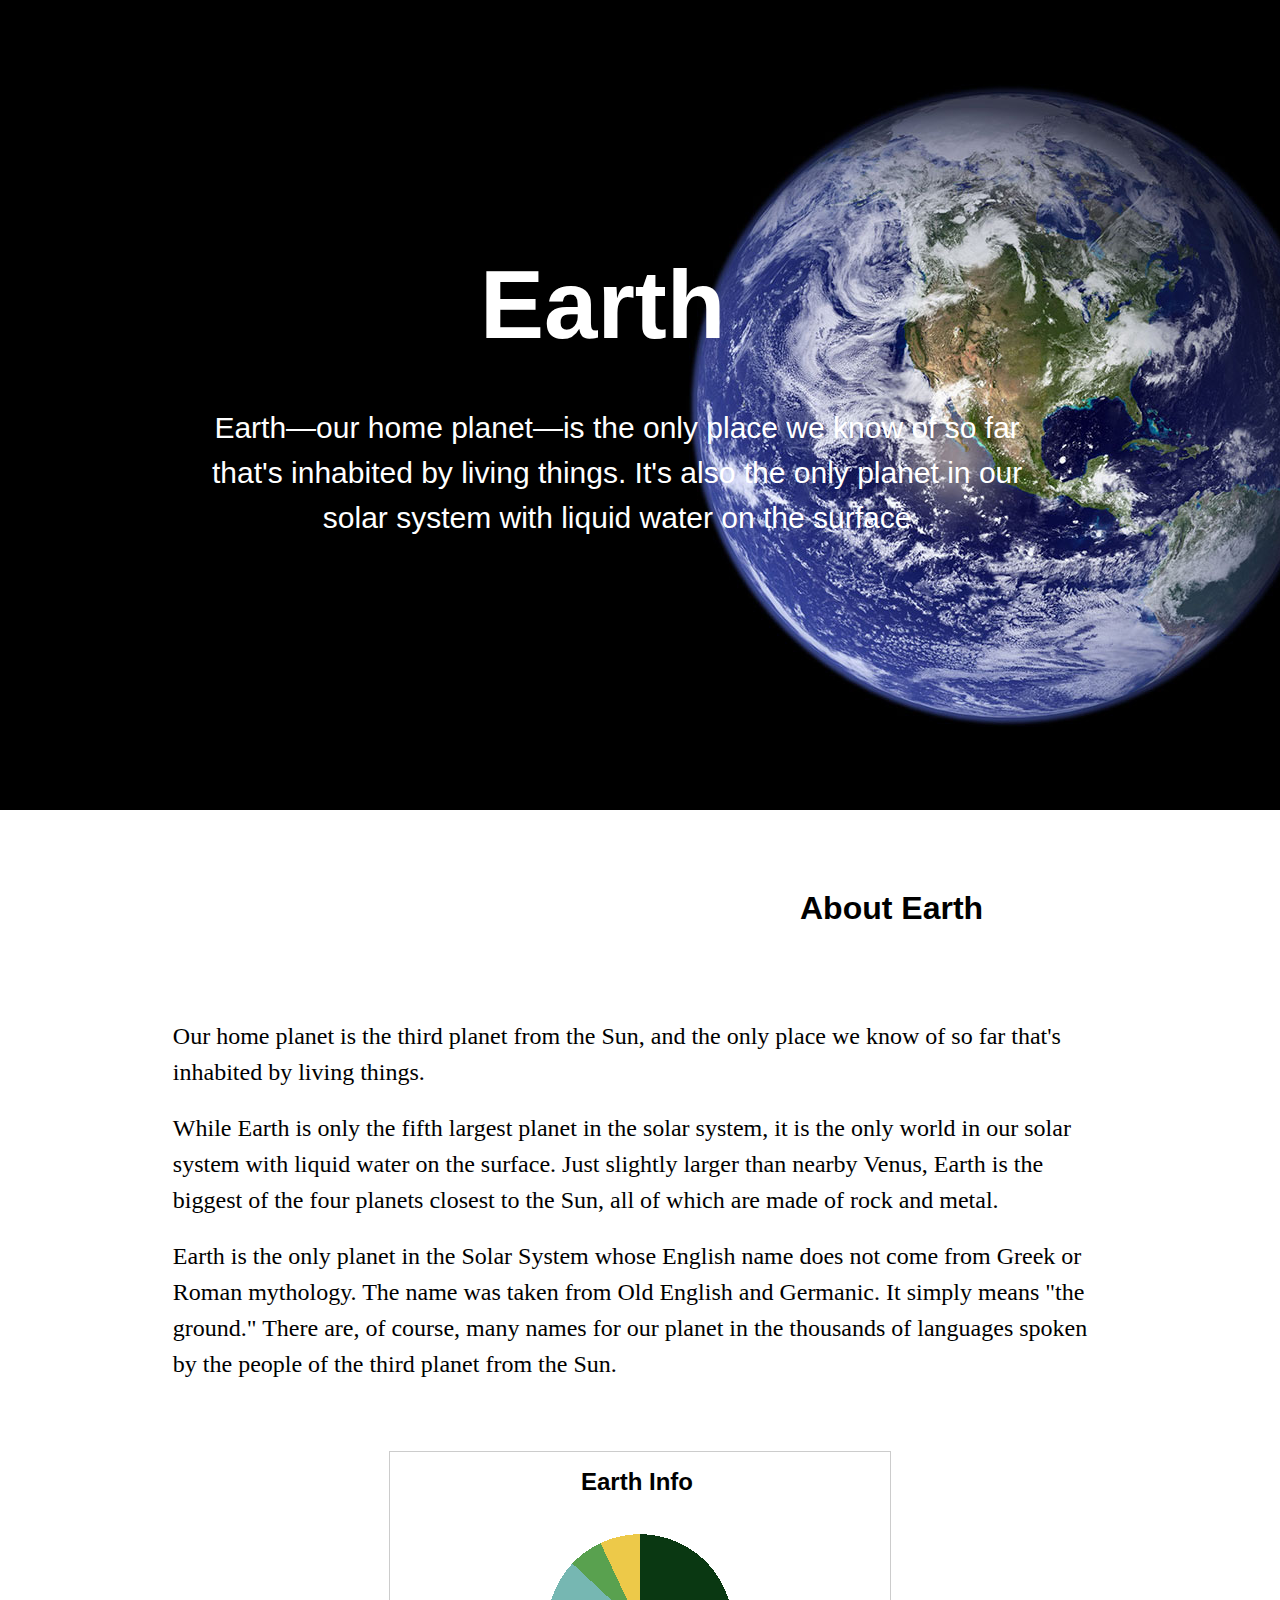
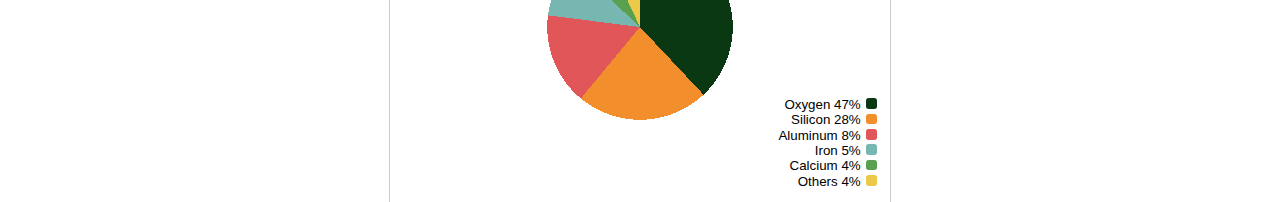
<file: Earth.html>
<!DOCTYPE html>
<html lang="en">
  <head>
    <meta charset="UTF-8" />
    <link rel="icon" type="image/x-icon" href="./assets/earth-ico.png" />
    <meta name="viewport" content="width=device-width, initial-scale=1.0" />
    <link rel="stylesheet" href="normalize.css" />
    <link rel="stylesheet" href="./styles/planets.css" />
    <title>Earth</title>
  </head>
  <body>
    <main>
      <div class="main-container">
        <div class="earth-container">
          <h1>Earth</h1>
          <div>
            <h3>
              Earth—our home planet—is the only place we know of so far that's
              inhabited by living things. It's also the only planet in our solar
              system with liquid water on the surface
            </h3>
          </div>

          <img src="./assets/Earth.jpg" id="earth" />
        </div>
      </div>
    </main>

    <section class="info-container">
      <div class="about-earth">
        <h1>About Earth</h1>
        <div class="ps">
          <p>
            Our home planet is the third planet from the Sun, and the only place
            we know of so far that's inhabited by living things.
          </p>
          <p>
            While Earth is only the fifth largest planet in the solar system, it
            is the only world in our solar system with liquid water on the
            surface. Just slightly larger than nearby Venus, Earth is the
            biggest of the four planets closest to the Sun, all of which are
            made of rock and metal.
          </p>
          <p>
            Earth is the only planet in the Solar System whose English name does
            not come from Greek or Roman mythology. The name was taken from Old
            English and Germanic. It simply means "the ground." There are, of
            course, many names for our planet in the thousands of languages
            spoken by the people of the third planet from the Sun.
          </p>
        </div>
      </div>

      <figure class="pie-chart">
        <h2>Earth Info</h2>
        <figcaption>
          Oxygen 47%<span style="color: #0a3812"></span><br />
          Silicon 28%<span style="color: #f28e2c"></span><br />
          Aluminum 8%<span style="color: #e15759"></span><br />
          Iron 5%<span style="color: #76b7b2"></span><br />
          Calcium 4%<span style="color: #59a14f"></span><br />
          Others 4%<span style="color: #edc949"></span>
        </figcaption>
      </figure>
    </section>
  </body>
</html>
</file>
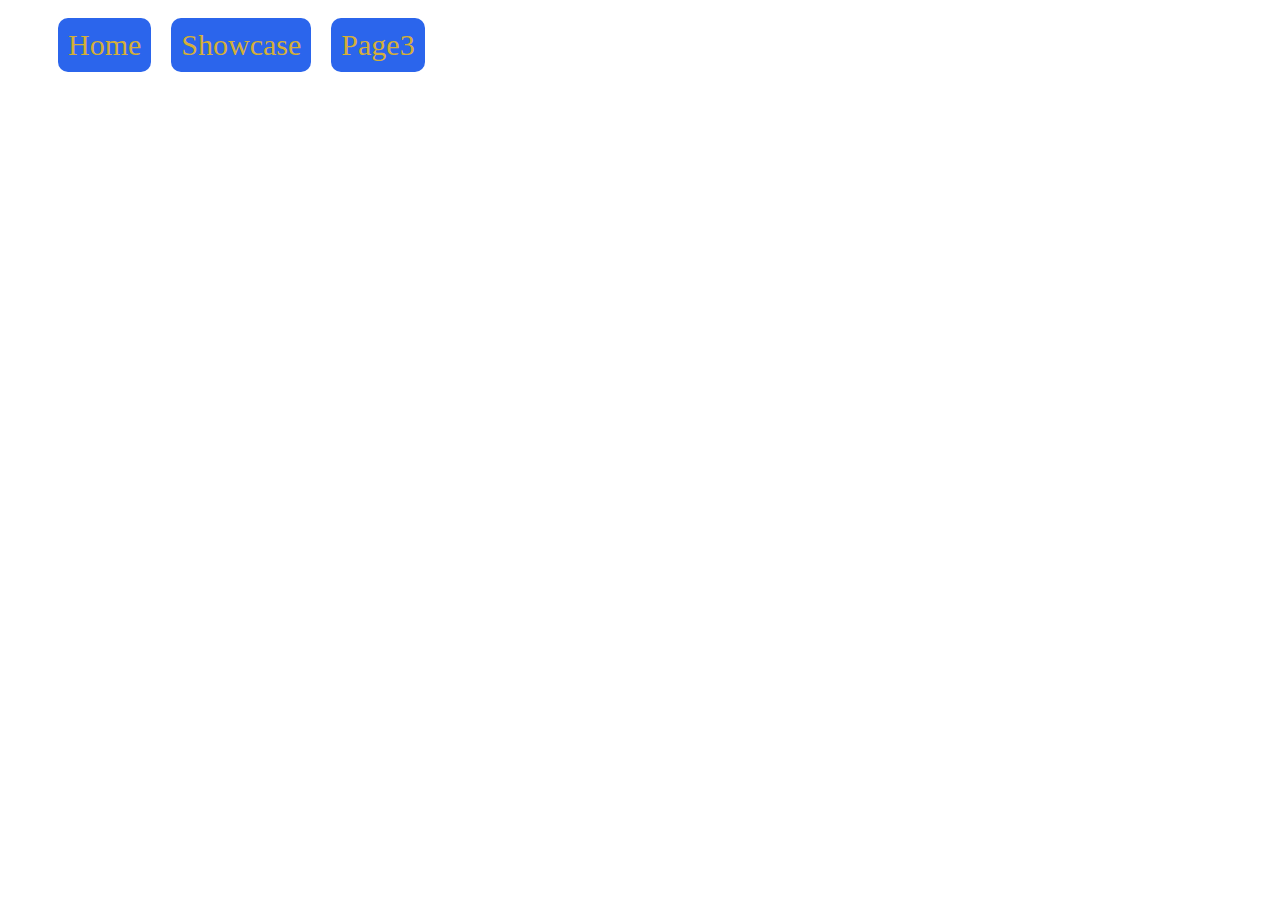
<file: home_navbar.html>
<!DOCTYPE html>
<html lang="en">


<head>
    <meta charset="UTF-8">
    <meta name="viewport" content="width=device-width, initial-scale=1.0">
    <title>Document</title>
</head>
<style>
    header{
    display: flex;
    align-items: left ;
    position: sticky;
    top: 0;
    z-index: 999;
    background-image:url(https://starwalk.space/gallery/images/what-is-space/1540x866.jpg); 
  }
    .navbar{
    padding-left: 40px;
    font-size: 30px;
    position: sticky;
     
  }
  
  .navbar a{
    float: left;
    text-decoration: none;
    color: 	#D4AF37;
    margin: 10px 10px;
    background-color: #2B65EC;
    padding: 10px 10px;
    border-radius: 10px;
  }
  
  .navbar a:hover{
    color: white;	
    background-color: #2E1A47;
  }
</style>
<body>
    <header>    
        <div class="navbar">
            <a href="#">Home</a>
            <a href="#rotate-showcase">Showcase</a>
            <a href="#">Page3</a>
        </div>
    </header>

</body>
</html>
</file>
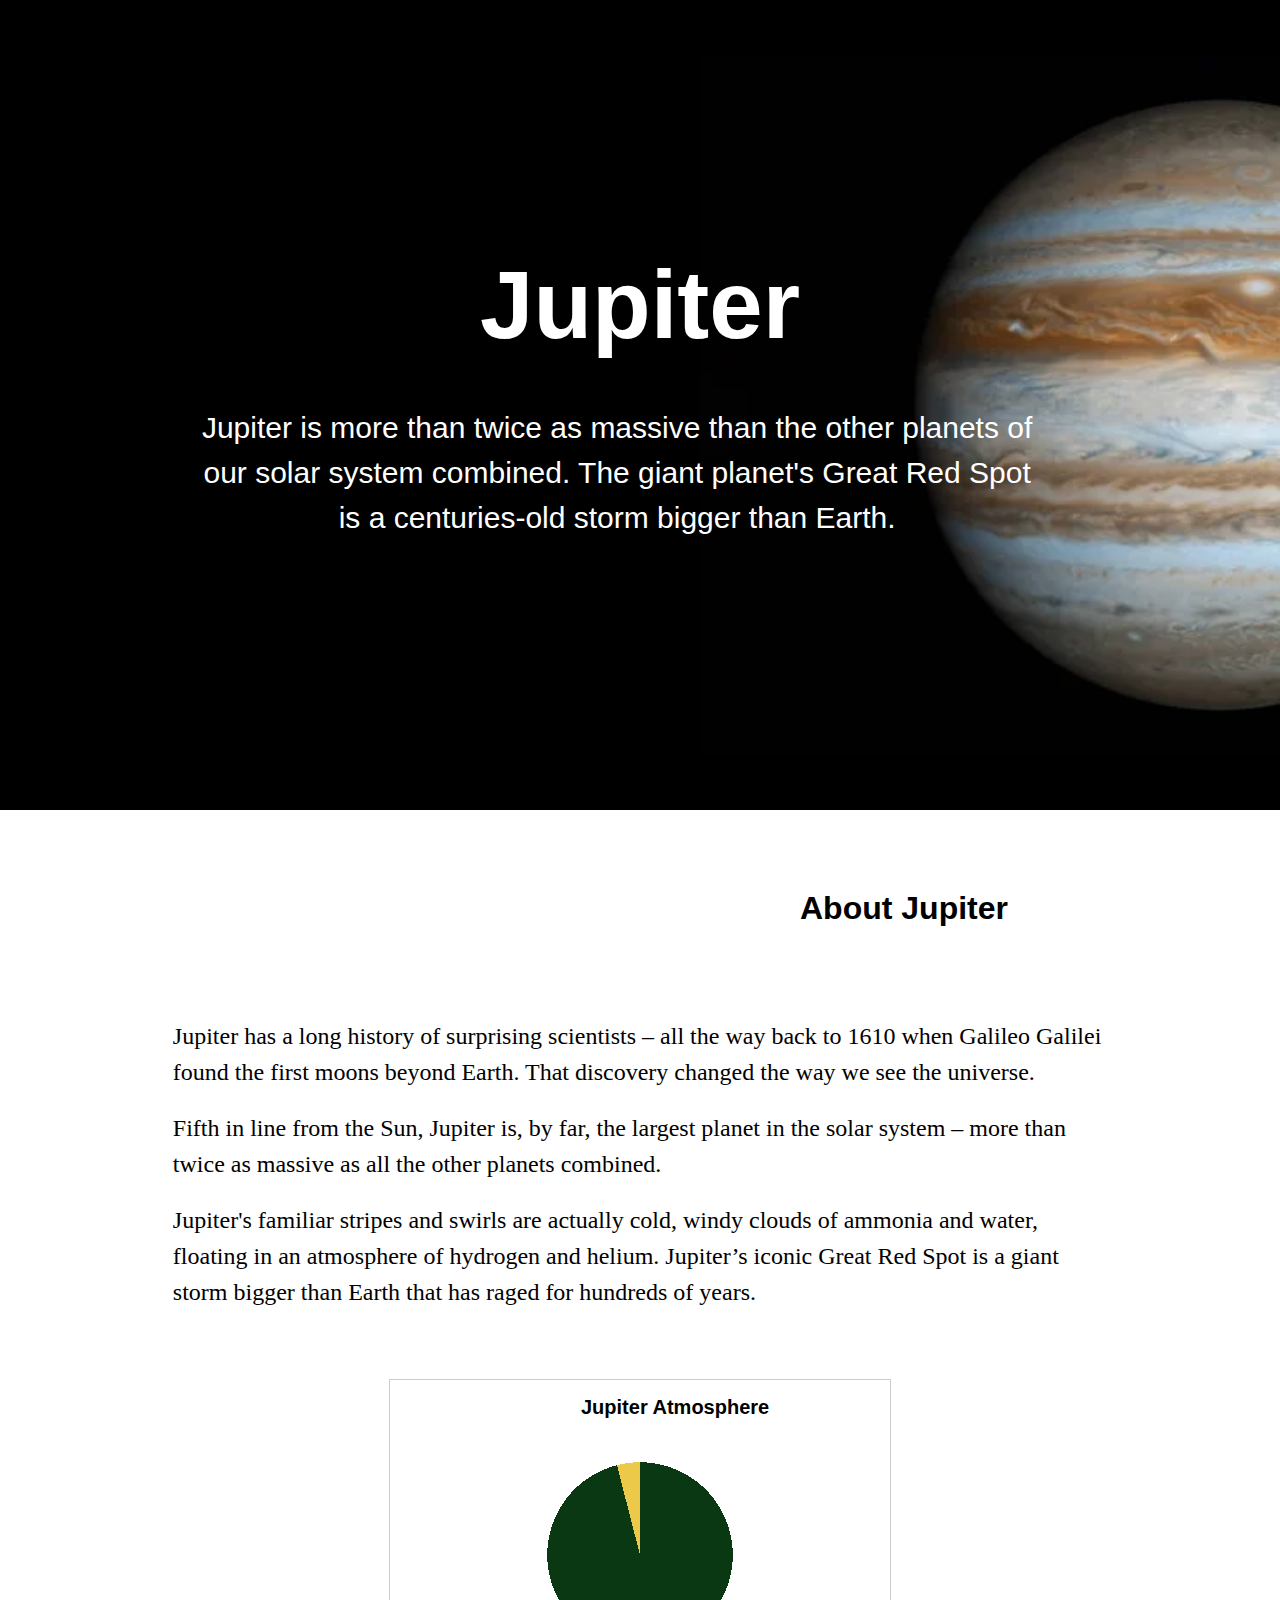
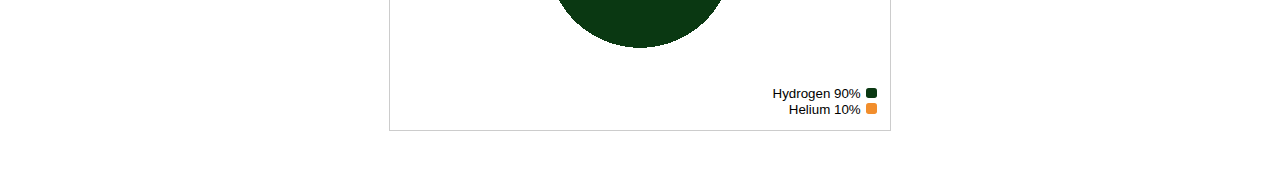
<file: jupiter.html>
<!DOCTYPE html>
<html lang="en">
  <head>
    <meta charset="UTF-8" />
    <link rel="icon" type="image/x-icon" href="./assets/jupiter-icon.png" />
    <meta name="viewport" content="width=device-width, initial-scale=1.0" />
    <link rel="stylesheet" href="normalize.css" />
    <link rel="stylesheet" href="./styles/jupiter.css" />
    <title>Jupiter</title>
  </head>
  <body>
    <main>
      <div class="main-container">
        <div class="earth-container">
          <h1>Jupiter</h1>
          <div>
            <h3>
              Jupiter is more than twice as massive than the other planets of
              our solar system combined. The giant planet's Great Red Spot is a
              centuries-old storm bigger than Earth.
            </h3>
          </div>

          <img src="./assets/Jupiter.jpg" id="earth" style="height: 700px" />
        </div>
      </div>
    </main>

    <section class="info-container">
      <div class="about-earth">
        <h1>About Jupiter</h1>
        <div class="ps">
          <p>
            Jupiter has a long history of surprising scientists – all the way
            back to 1610 when Galileo Galilei found the first moons beyond
            Earth. That discovery changed the way we see the universe.
          </p>
          <p>
            Fifth in line from the Sun, Jupiter is, by far, the largest planet
            in the solar system – more than twice as massive as all the other
            planets combined.
          </p>
          <p>
            Jupiter's familiar stripes and swirls are actually cold, windy
            clouds of ammonia and water, floating in an atmosphere of hydrogen
            and helium. Jupiter’s iconic Great Red Spot is a giant storm bigger
            than Earth that has raged for hundreds of years.
          </p>
        </div>
      </div>

      <figure class="pie-chart">
        <h2 style="font-size: 20px">Jupiter Atmosphere</h2>
        <figcaption>
          Hydrogen 90%<span style="color: #0a3812"></span><br />
          Helium 10%<span style="color: #f28e2c"></span><br />
        </figcaption>
      </figure>
    </section>
  </body>
</html>
</file>
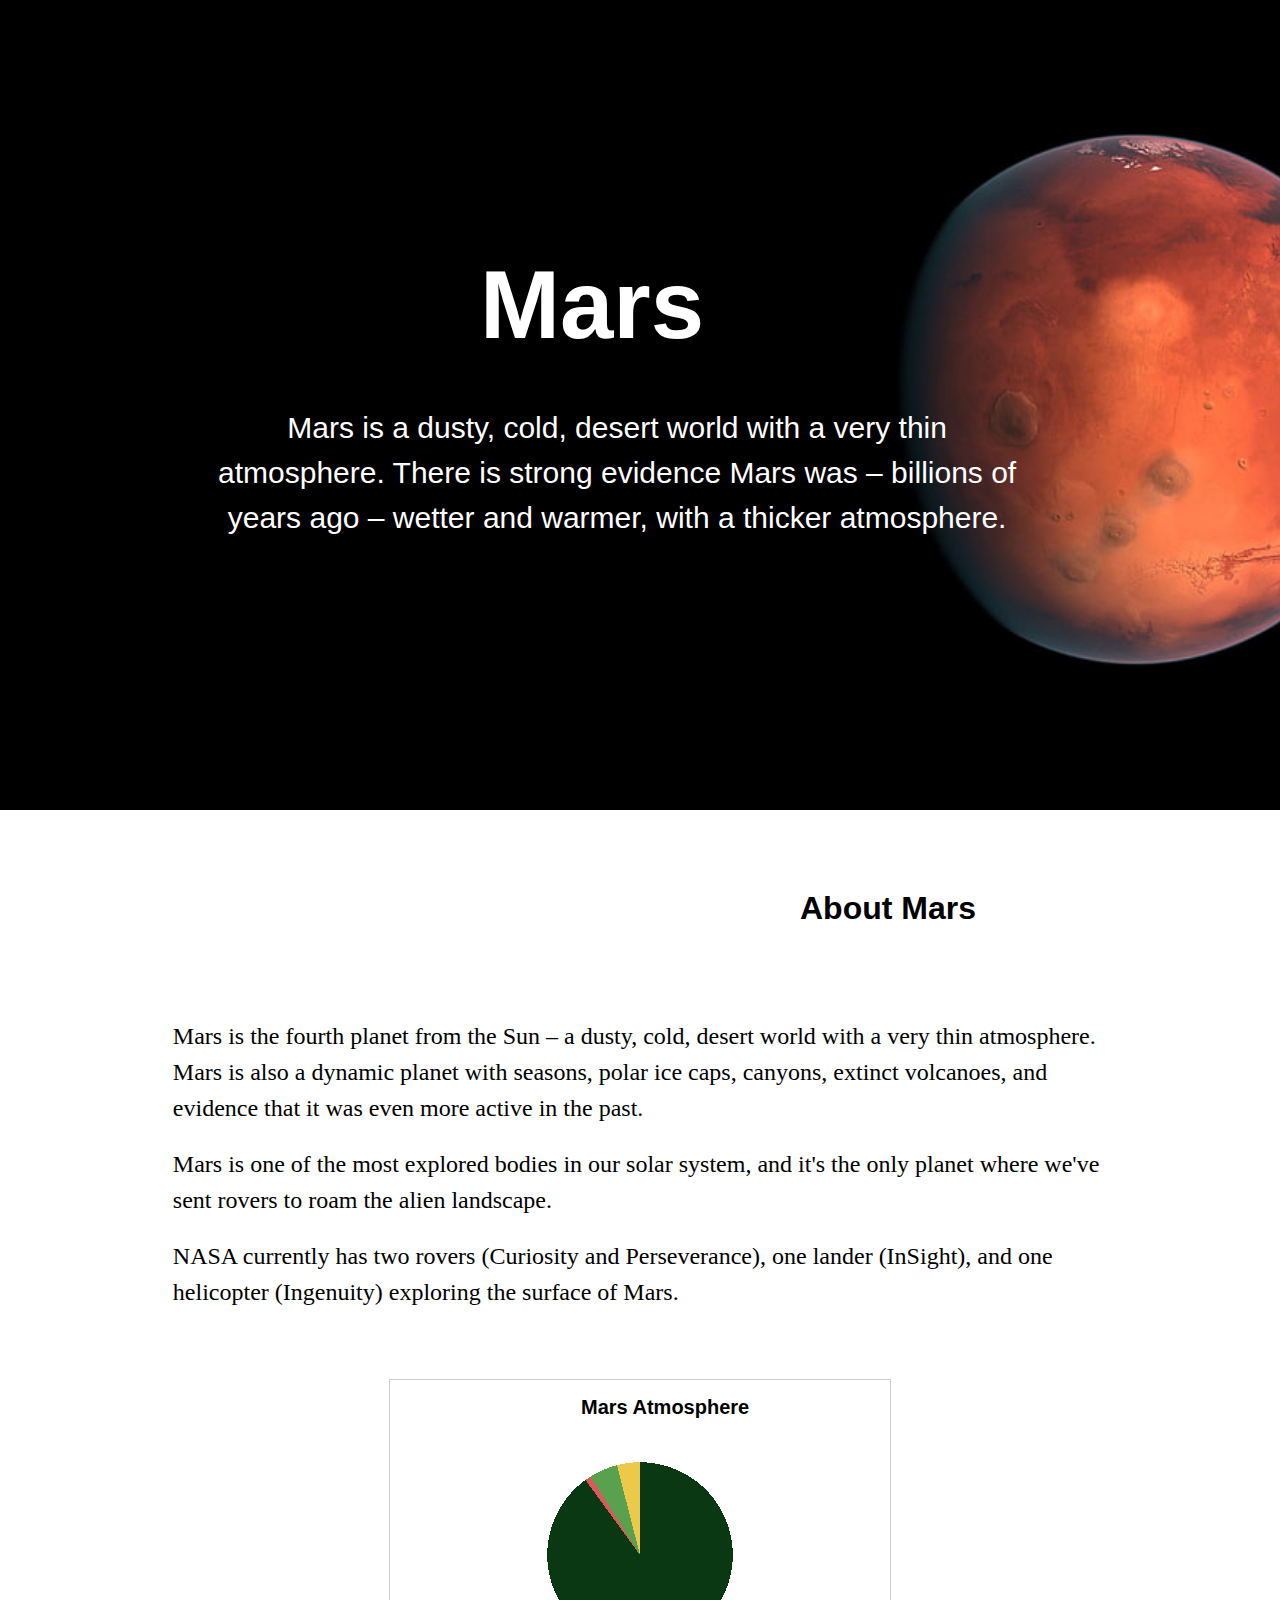
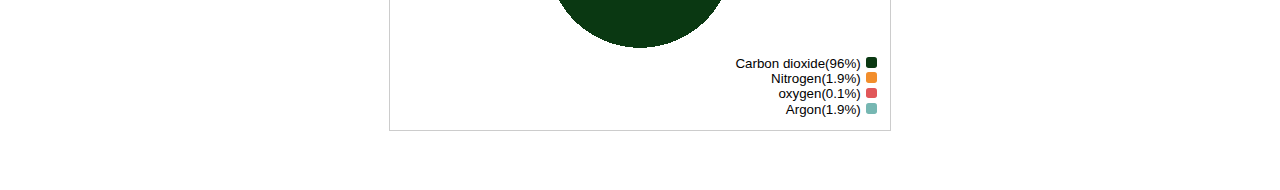
<file: Mars.html>
<!DOCTYPE html>
<html lang="en">
  <head>
    <meta charset="UTF-8" />
    <link rel="icon" type="image/x-icon" href="./assets/mars-icon.png" />
    <meta name="viewport" content="width=device-width, initial-scale=1.0" />
    <link rel="stylesheet" href="normalize.css" />
    <link rel="stylesheet" href="./styles/mars.css" />
    <title>Mars</title>
  </head>
  <body>
    <main>
      <div class="main-container">
        <div class="earth-container">
          <h1>Mars</h1>
          <div>
            <h3>
              Mars is a dusty, cold, desert world with a very thin atmosphere.
              There is strong evidence Mars was – billions of years ago – wetter
              and warmer, with a thicker atmosphere.
            </h3>
          </div>

          <img src="./assets/mars.jpg" id="earth" style="height: 600px" />
        </div>
      </div>
    </main>

    <section class="info-container">
      <div class="about-earth">
        <h1>About Mars</h1>
        <div class="ps">
          <p>
            Mars is the fourth planet from the Sun – a dusty, cold, desert world
            with a very thin atmosphere. Mars is also a dynamic planet with
            seasons, polar ice caps, canyons, extinct volcanoes, and evidence
            that it was even more active in the past.
          </p>
          <p>
            Mars is one of the most explored bodies in our solar system, and
            it's the only planet where we've sent rovers to roam the alien
            landscape.
          </p>
          <p>
            NASA currently has two rovers (Curiosity and Perseverance), one
            lander (InSight), and one helicopter (Ingenuity) exploring the
            surface of Mars.
          </p>
        </div>
      </div>

      <figure class="pie-chart">
        <h2 style="font-size: 20px">Mars Atmosphere</h2>
        <figcaption>
          Carbon dioxide(96%)<span style="color: #0a3812"></span><br />
          Nitrogen(1.9%)<span style="color: #f28e2c"></span><br />
          oxygen(0.1%)<span style="color: #e15759"></span><br />
          Argon(1.9%)<span style="color: #76b7b2"></span><br />
        </figcaption>
      </figure>
    </section>
  </body>
</html>
</file>
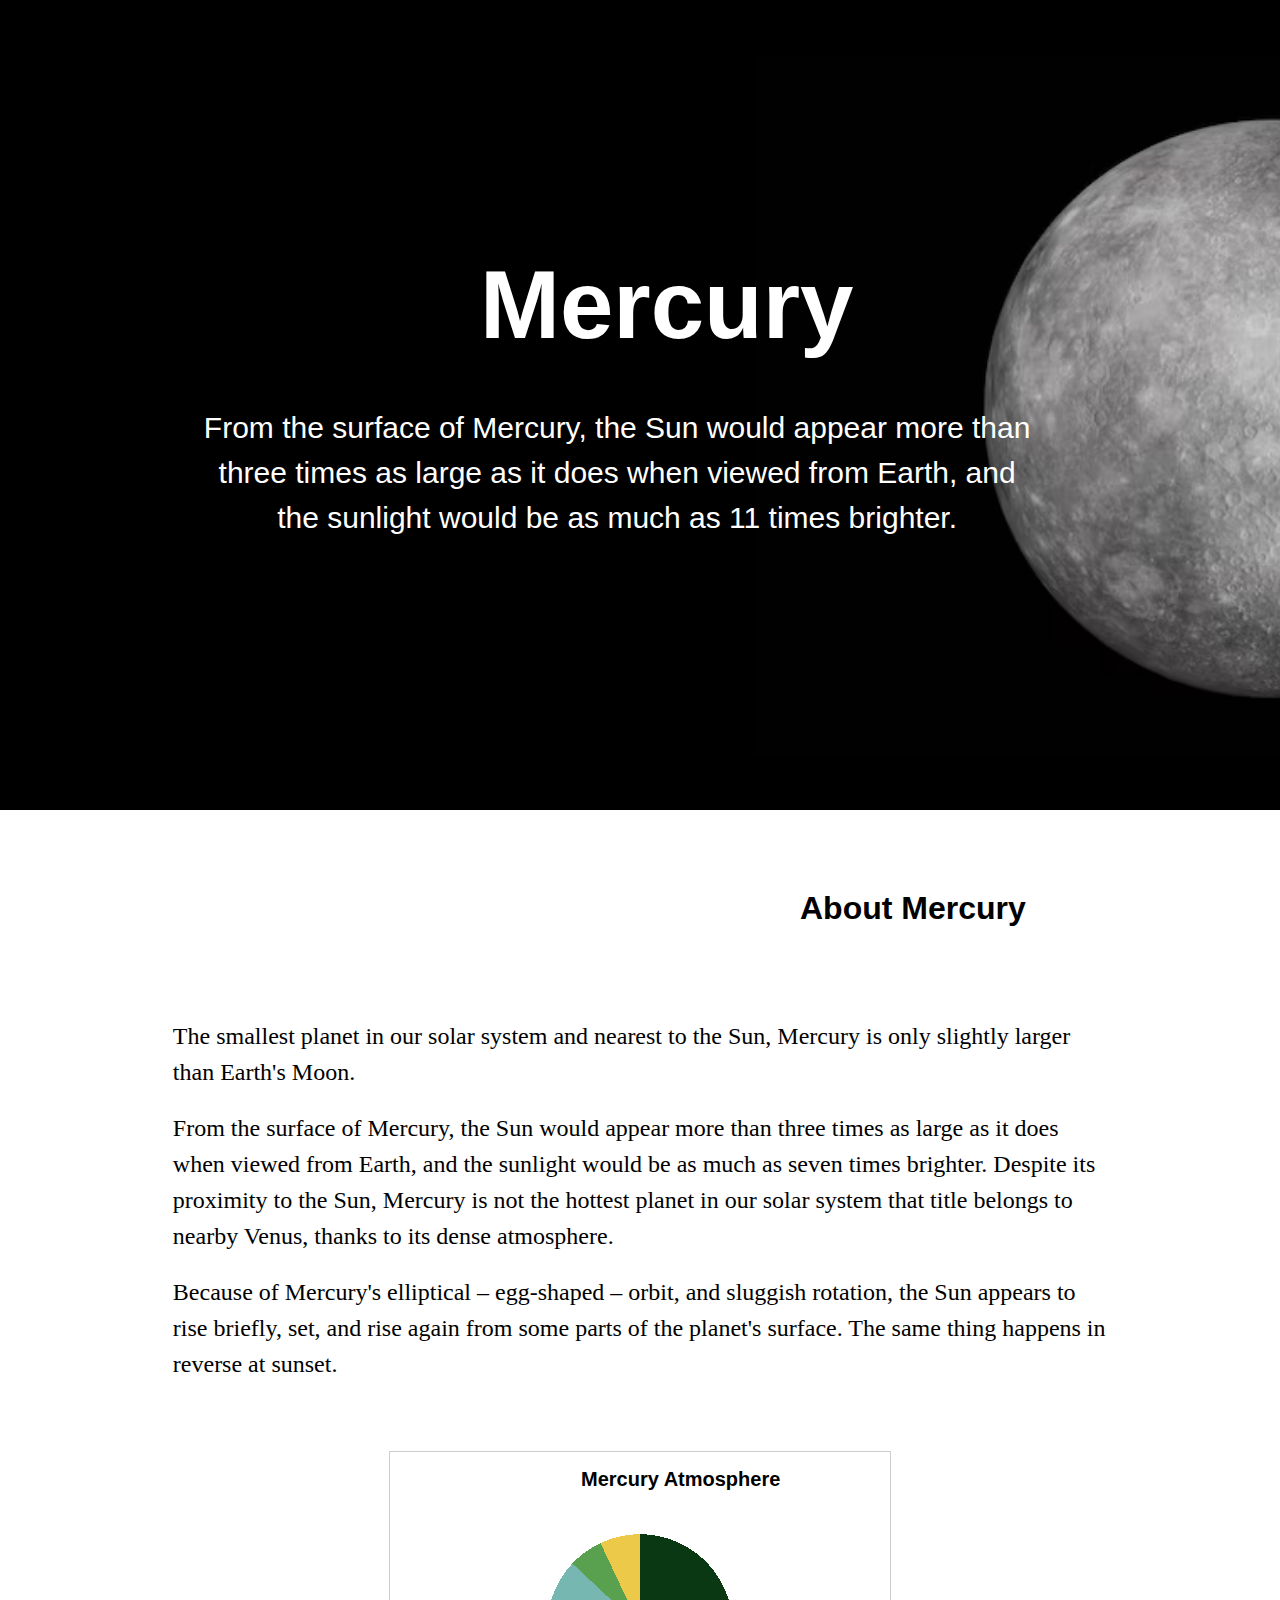
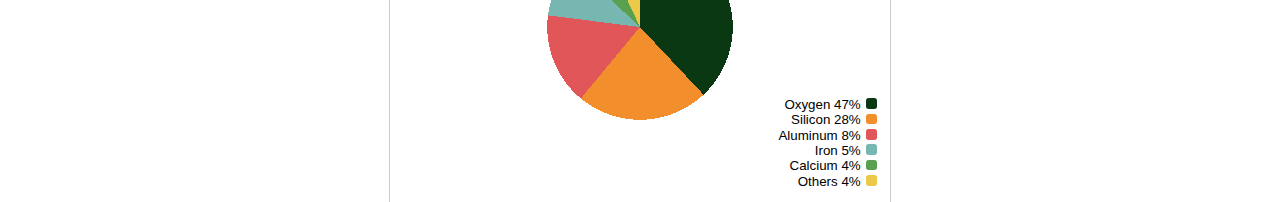
<file: Mercury.html>
<!DOCTYPE html>
<html lang="en">
  <head>
    <meta charset="UTF-8" />
    <link rel="icon" type="image/x-icon" href="./assets/mercury-ico.png" />
    <meta name="viewport" content="width=device-width, initial-scale=1.0" />
    <link rel="stylesheet" href="normalize.css" />
    <link rel="stylesheet" href="./styles/planets.css" />
    <title>Mercury</title>
  </head>
  <body>
    <main>
      <div class="main-container">
        <div class="earth-container">
          <h1>Mercury</h1>
          <div>
            <h3>
              From the surface of Mercury, the Sun would appear more than three
              times as large as it does when viewed from Earth, and the sunlight
              would be as much as 11 times brighter.
            </h3>
          </div>

          <img src="./assets/mercury.avif" id="earth" style="height: 700px" />
        </div>
      </div>
    </main>

    <section class="info-container">
      <div class="about-earth">
        <h1>About Mercury</h1>
        <div class="ps">
          <p>
            The smallest planet in our solar system and nearest to the Sun,
            Mercury is only slightly larger than Earth's Moon.
          </p>
          <p>
            From the surface of Mercury, the Sun would appear more than three
            times as large as it does when viewed from Earth, and the sunlight
            would be as much as seven times brighter. Despite its proximity to
            the Sun, Mercury is not the hottest planet in our solar system that
            title belongs to nearby Venus, thanks to its dense atmosphere.
          </p>
          <p>
            Because of Mercury's elliptical – egg-shaped – orbit, and sluggish
            rotation, the Sun appears to rise briefly, set, and rise again from
            some parts of the planet's surface. The same thing happens in
            reverse at sunset.
          </p>
        </div>
      </div>

      <figure class="pie-chart">
        <h2 style="font-size: 20px">Mercury Atmosphere</h2>
        <figcaption>
          Oxygen 47%<span style="color: #0a3812"></span><br />
          Silicon 28%<span style="color: #f28e2c"></span><br />
          Aluminum 8%<span style="color: #e15759"></span><br />
          Iron 5%<span style="color: #76b7b2"></span><br />
          Calcium 4%<span style="color: #59a14f"></span><br />
          Others 4%<span style="color: #edc949"></span>
        </figcaption>
      </figure>
    </section>
  </body>
</html>
</file>
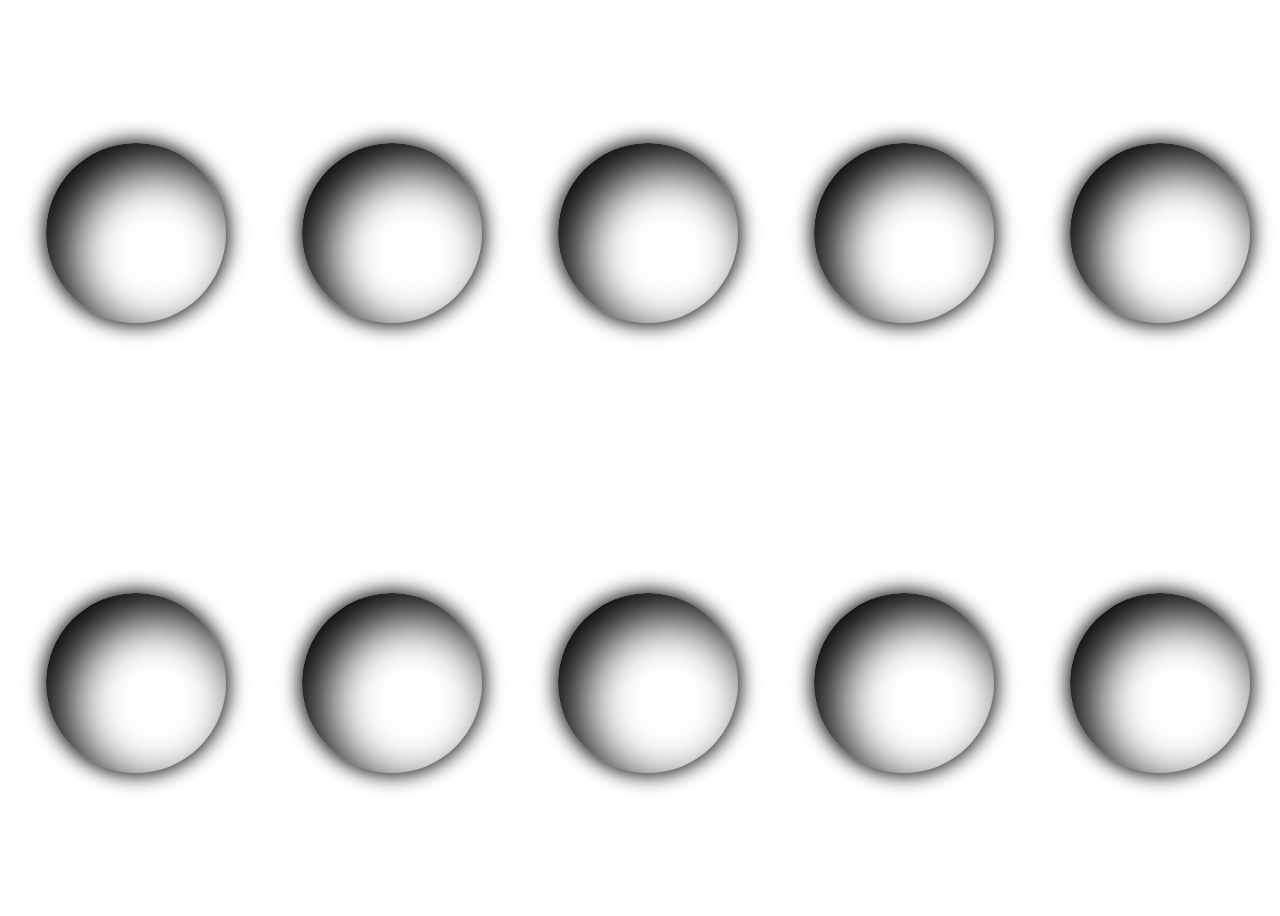
<file: rotate_planet.html>
<!DOCTYPE html>
<html lang="en">
<head>
    <meta charset="UTF-8">
    <meta name="viewport" content="width=device-width, initial-scale=1.0">
    <title>rotate_planet</title>
</head>
<style>
:root{
    --planet-zize:180px;
}

.rotate-main{
    height: 100vh;
    width: 100vw;
    display: flex;
    flex-direction: column;
    align-items: center;
    justify-content:space-around;
}
    .planets-container-1{
        height: 50%;
        width: 100%;
        display: flex;
        align-items: center;
        justify-content:space-around;
    }
    .planets-container-2{
        height: 50%;
        width: 100%;
        display: flex;
        align-items: center;
        justify-content:space-around;
    }
    .planet{
        margin: auto;
        width: var(--planet-zize);
        height: var(--planet-zize);
        border-radius: 50%;
        background-size: cover;
        box-shadow: 20px 20px 50px 2px #000 inset, 0 0 20px 2px #000 ;
        animation: spin 30s linear alternate infinite ;
    }
    .earth{
        background-image:url(https://1.bp.blogspot.com/-UUXaK5GCj-k/UcsKJRMgkVI/AAAAAAAACfM/sePP_H08JTQ/s640/1.jpg);
    }

    .mercury{
        background-image:url(https://i.redd.it/if9jwzh9kq061.jpg);
    }
    .venus{
        background-image:url(https://upload.wikimedia.org/wikipedia/commons/thumb/1/19/Cylindrical_Map_of_Venus.jpg/1200px-Cylindrical_Map_of_Venus.jpg?20150824100848);
    }
    .moon{
        background-image:url(https://svs.gsfc.nasa.gov/vis/a000000/a004700/a004720/lroc_color_poles_1k.jpg);
    }
    .mars{
        background-image:url(https://astrogeology.usgs.gov/cache/images/280c5b981329929d515bcda9bdc70ecd_Mars_Viking_ClrMosaic_global_1024.jpg);
    }
    .jupiter{
        background-image:url(https://solarsystem.nasa.gov/rails/active_storage/disk/[base64]--ad7b8d7dd145a3b35d687934405fdf247a60f91a/PIA07782.jpg);

    }
    .saturn{
        background-image:url(https://bjj.mmedia.is/data/saturn/saturn.jpg);
    }
    .uranus{
        background-image:url(https://images-wixmp-ed30a86b8c4ca887773594c2.wixmp.com/f/1912b050-3675-4394-a3d1-d0b4cb43ae0a/dc3y4yc-387492ce-f09a-4372-b1a6-eed0d23c914e.png/v1/fill/w_1024,h_512,q_80,strp/universe_sandbox_2_uranus_map_by_magentameteorite_dc3y4yc-fullview.jpg?token=eyJ0eXAiOiJKV1QiLCJhbGciOiJIUzI1NiJ9.[base64].SwvzgUk5BKXEqpCerHwz5TQgyXI6uBe370_1cbnHTN4);
    }
    .neptune{
        background-image:url(https://supernova.eso.org/static/archives/exhibitionimages/screen/NEP0VTT1-CC-10x5k.jpg);
    }
    .pluto {
        background-image:url(https://upload.wikimedia.org/wikipedia/commons/thumb/3/30/Pluto-map-sept-16-2015.jpg/1200px-Pluto-map-sept-16-2015.jpg?20150928163430);
    }
    @keyframes spin {
            100%{
                background-position: 100%;
            }
    }
</style>
<body>
    <div class="rotate-main">

        <div class="planets-container-1">
            <div class="planet mercury"></div>
            <div class="planet venus"></div>
            <div class="planet earth"></div>
            <div class="planet moon"></div>
            <div class="planet mars"></div>

        </div>
        <div class="planets-container-2">
            <div class="planet jupiter"></div>
            <div class="planet saturn"></div>
            <div class="planet uranus"></div>
            <div class="planet neptune"></div>
            <div class="planet pluto "></div>
        </div>

    </div>
</body>
</html>
</file>
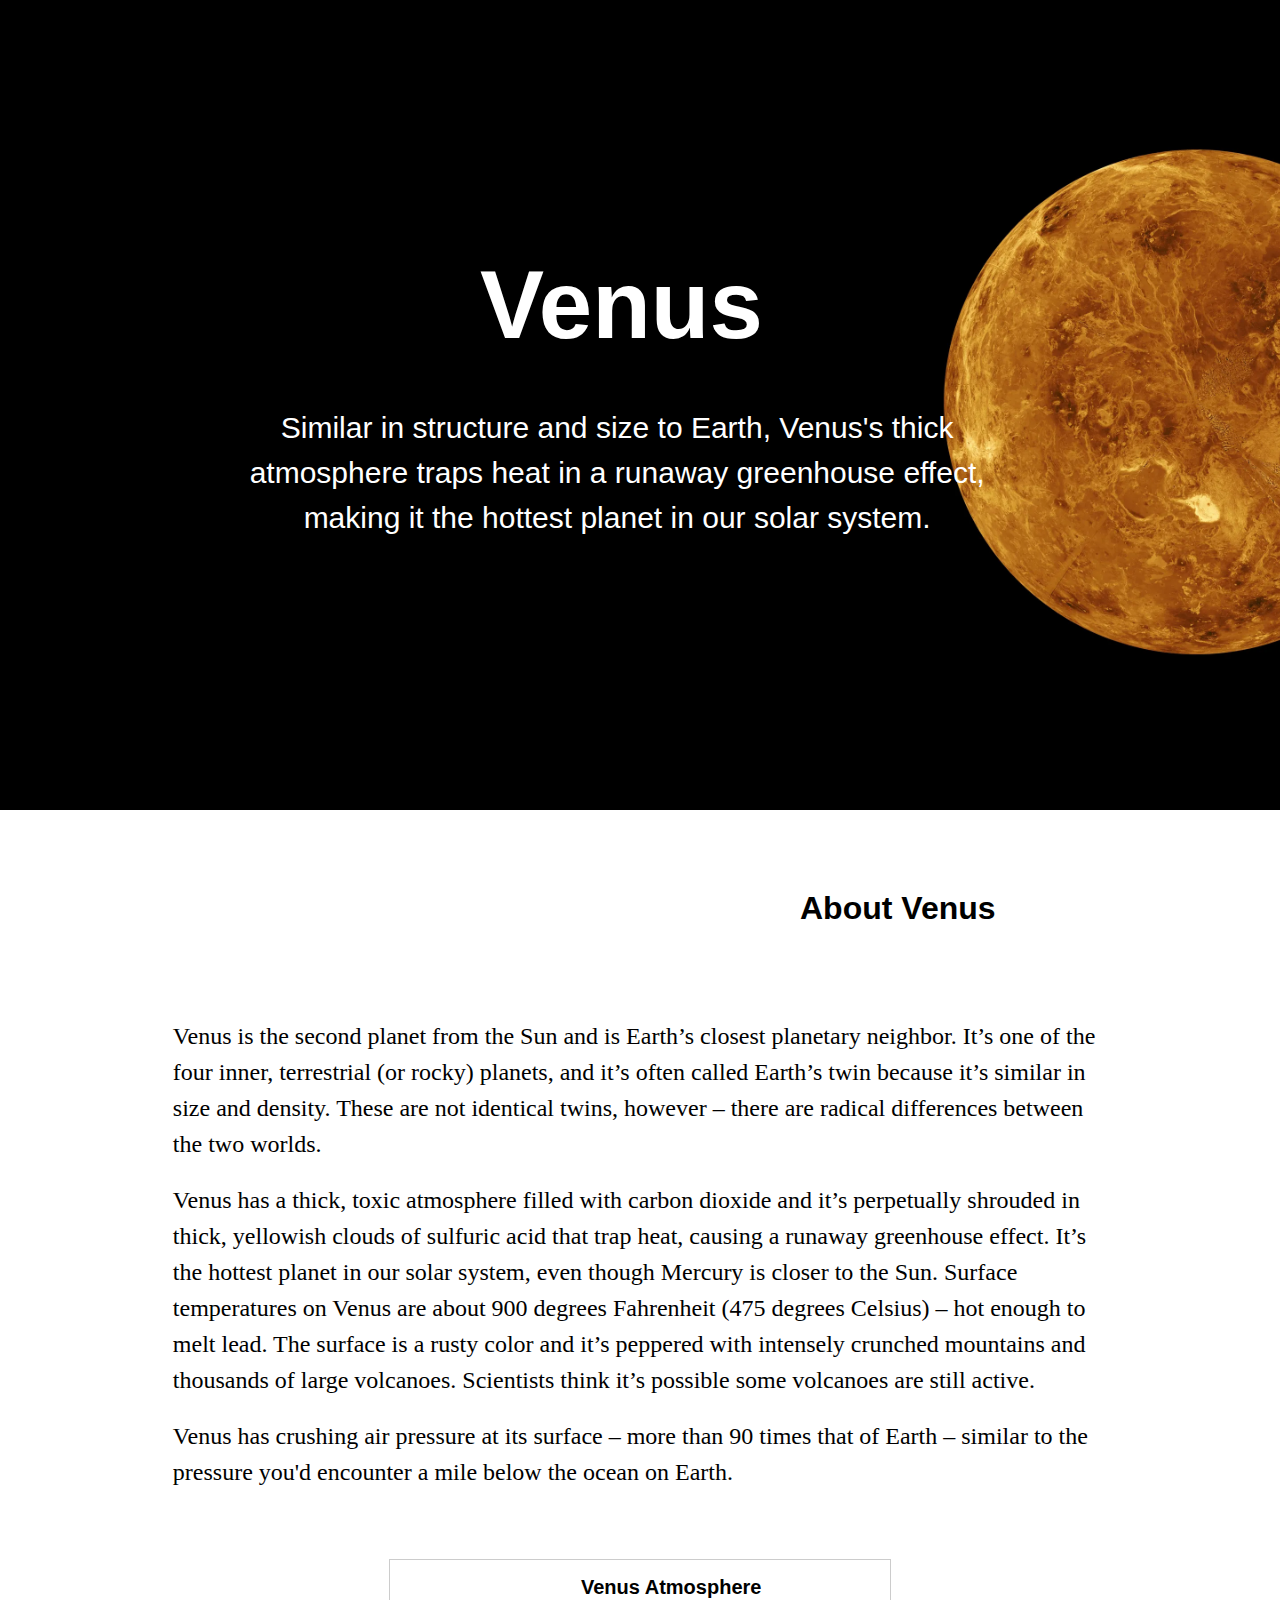
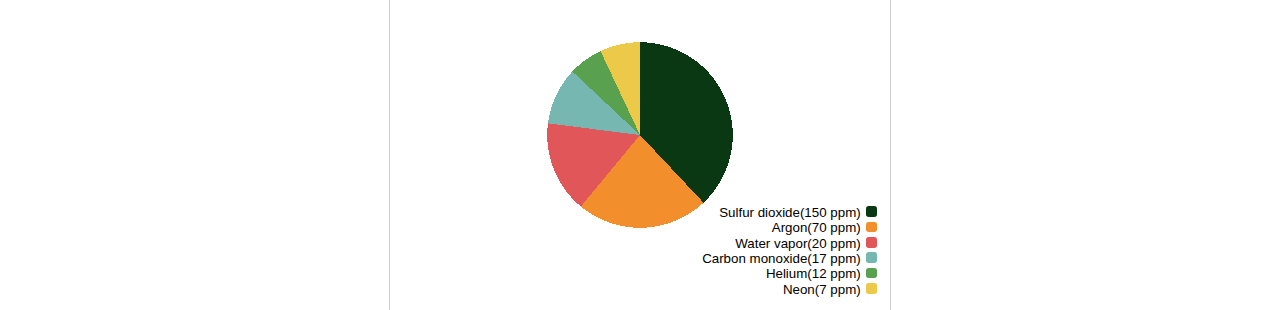
<file: venus.html>
<!DOCTYPE html>
<html lang="en">
  <head>
    <meta charset="UTF-8" />
    <link rel="icon" type="image/x-icon" href="./assets/venus-ico.png" />
    <meta name="viewport" content="width=device-width, initial-scale=1.0" />
    <link rel="stylesheet" href="normalize.css" />
    <link rel="stylesheet" href="./styles/planets.css" />
    <title>Venus</title>
  </head>
  <body>
    <main>
      <div class="main-container">
        <div class="earth-container">
          <h1>Venus</h1>
          <div>
            <h3>
              Similar in structure and size to Earth, Venus's thick atmosphere
              traps heat in a runaway greenhouse effect, making it the hottest
              planet in our solar system.
            </h3>
          </div>

          <img src="./assets/Venus.webp" id="earth" style="height: 600px" />
        </div>
      </div>
    </main>

    <section class="info-container">
      <div class="about-earth">
        <h1>About Venus</h1>
        <div class="ps">
          <p>
            Venus is the second planet from the Sun and is Earth’s closest
            planetary neighbor. It’s one of the four inner, terrestrial (or
            rocky) planets, and it’s often called Earth’s twin because it’s
            similar in size and density. These are not identical twins, however
            – there are radical differences between the two worlds.
          </p>
          <p>
            Venus has a thick, toxic atmosphere filled with carbon dioxide and
            it’s perpetually shrouded in thick, yellowish clouds of sulfuric
            acid that trap heat, causing a runaway greenhouse effect. It’s the
            hottest planet in our solar system, even though Mercury is closer to
            the Sun. Surface temperatures on Venus are about 900 degrees
            Fahrenheit (475 degrees Celsius) – hot enough to melt lead. The
            surface is a rusty color and it’s peppered with intensely crunched
            mountains and thousands of large volcanoes. Scientists think it’s
            possible some volcanoes are still active.
          </p>
          <p>
            Venus has crushing air pressure at its surface – more than 90 times
            that of Earth – similar to the pressure you'd encounter a mile below
            the ocean on Earth.
          </p>
        </div>
      </div>

      <figure class="pie-chart">
        <h2 style="font-size: 20px">Venus Atmosphere</h2>
        <figcaption>
          Sulfur dioxide(150 ppm)<span style="color: #0a3812"></span><br />
          Argon(70 ppm)<span style="color: #f28e2c"></span><br />
          Water vapor(20 ppm)<span style="color: #e15759"></span><br />
          Carbon monoxide(17 ppm)<span style="color: #76b7b2"></span><br />
          Helium(12 ppm)<span style="color: #59a14f"></span><br />
          Neon(7 ppm)<span style="color: #edc949"></span>
        </figcaption>
      </figure>
    </section>
  </body>
</html>
</file>
<file: styles/planets.css>
*{
    margin: 0;
    padding: 0;
    box-sizing: border-box;
    font-family: sans-serif , Arial, Helvetica;
    
}

main{
    height: 90vh;
    background-color: black;
    z-index: -1;
    color: white;
}

.earth-container{
    display: flex;
    justify-content: space-between;
    align-items: center;
    text-align: center;
    height: 90vh;



}

.earth-container h1{
position: relative;
text-align: center;
margin-left: 380px;
font-size: 6rem;
display: block;
bottom: 100px;
left: 100px;




}

.earth-container h3{
    position: absolute;
    left: 200px;
    width: 50ch;
    font-weight: 200;
    line-height: 1.5;
    font-size: 30px;
}

section{
    height: 100vh;
    
}

.about-earth h1{

    margin-left: 800px;
    margin-top: 80px;
   
    
}

.about-earth .ps {
    padding-top: 70px;
    line-height: 1.5;
    font-size: 1.5rem;
    display: block;
    width: 70ch;
    margin: 0 auto;

}

.about-earth  p{
    padding-bottom: 20px;
    font-family: Cambria, Cochin, Georgia, Times, 'Times New Roman', serif;
    
}


.pie-chart {
	background:
		radial-gradient(
			circle closest-side,
			transparent 53%,
			white 0
		),
		conic-gradient(
			#0a3812 0,
			#0a3812 38%,
			#f28e2c 0,
			#f28e2c 61%,
			#e15759 0,
			#e15759 77%,
			#76b7b2 0,
			#76b7b2 87%,
			#59a14f 0,
			#59a14f 93%,
			#edc949 0,
			#edc949 100%
	);
	position: relative;
	width: 500px;
	min-height: 350px;
	outline: 1px solid #ccc;
    margin: 50px auto;
}
.pie-chart h2 {
	position: absolute;
    left: 35%;
	margin: 1rem;
}
.pie-chart cite {
	position: absolute;
	bottom: 0;
	font-size: 80%;
	padding: 1rem;
	color: gray;
}
.pie-chart figcaption {
	position: absolute;
	bottom: 1em;
	right: 1em;
	font-size: smaller;
	text-align: right;
}
.pie-chart span:after {
	display: inline-block;
	content: "";
	width: 0.8em;
	height: 0.8em;
	margin-left: 0.4em;
	height: 0.8em;
	border-radius: 0.2em;
	background: currentColor;
}
</file>
<file: styles/jupiter.css>
*{
    margin: 0;
    padding: 0;
    box-sizing: border-box;
    font-family: sans-serif , Arial, Helvetica;
    
}

main{
    height: 90vh;
    background-color: black;
    z-index: -1;
    color: white;
}

.earth-container{
    display: flex;
    justify-content: space-between;
    align-items: center;
    text-align: center;
    height: 90vh;



}

.earth-container h1{
position: relative;
text-align: center;
margin-left: 380px;
font-size: 6rem;
display: block;
bottom: 100px;
left: 100px;




}

.earth-container h3{
    position: absolute;
    left: 200px;
    width: 50ch;
    font-weight: 200;
    line-height: 1.5;
    font-size: 30px;
}

section{
    height: 100vh;
    
}

.about-earth h1{

    margin-left: 800px;
    margin-top: 80px;
   
    
}

.about-earth .ps {
    padding-top: 70px;
    line-height: 1.5;
    font-size: 1.5rem;
    display: block;
    width: 70ch;
    margin: 0 auto;

}

.about-earth  p{
    padding-bottom: 20px;
    font-family: Cambria, Cochin, Georgia, Times, 'Times New Roman', serif;
    
}


.pie-chart {
	background:
		radial-gradient(
			circle closest-side,
			transparent 53%,
			white 0
		),
		conic-gradient(
			#0a3812 0,
			#0a3812 96%,
			#f28e2c 0,
			#f28e2c 61%,
			#e15759 0,
			#e15759 91%,
			#76b7b2 0,
			#76b7b2 87%,
			#59a14f 0,
			#59a14f 96%,
			#edc949 0,
			#edc949 100%
	);
	position: relative;
	width: 500px;
	min-height: 350px;
	outline: 1px solid #ccc;
    margin: 50px auto;
}
.pie-chart h2 {
	position: absolute;
    left: 35%;
	margin: 1rem;
}
.pie-chart cite {
	position: absolute;
	bottom: 0;
	font-size: 80%;
	padding: 1rem;
	color: gray;
}
.pie-chart figcaption {
	position: absolute;
	bottom: 1em;
	right: 1em;
	font-size: smaller;
	text-align: right;
}
.pie-chart span:after {
	display: inline-block;
	content: "";
	width: 0.8em;
	height: 0.8em;
	margin-left: 0.4em;
	height: 0.8em;
	border-radius: 0.2em;
	background: currentColor;
}
</file>
<file: styles/mars.css>
*{
    margin: 0;
    padding: 0;
    box-sizing: border-box;
    font-family: sans-serif , Arial, Helvetica;
    
}

main{
    height: 90vh;
    background-color: black;
    z-index: -1;
    color: white;
}

.earth-container{
    display: flex;
    justify-content: space-between;
    align-items: center;
    text-align: center;
    height: 90vh;



}

.earth-container h1{
position: relative;
text-align: center;
margin-left: 380px;
font-size: 6rem;
display: block;
bottom: 100px;
left: 100px;




}

.earth-container h3{
    position: absolute;
    left: 200px;
    width: 50ch;
    font-weight: 200;
    line-height: 1.5;
    font-size: 30px;
}

section{
    height: 100vh;
    
}

.about-earth h1{

    margin-left: 800px;
    margin-top: 80px;
   
    
}

.about-earth .ps {
    padding-top: 70px;
    line-height: 1.5;
    font-size: 1.5rem;
    display: block;
    width: 70ch;
    margin: 0 auto;

}

.about-earth  p{
    padding-bottom: 20px;
    font-family: Cambria, Cochin, Georgia, Times, 'Times New Roman', serif;
    
}


.pie-chart {
	background:
		radial-gradient(
			circle closest-side,
			transparent 53%,
			white 0
		),
		conic-gradient(
			#0a3812 0,
			#0a3812 90%,
			#f28e2c 0,
			#f28e2c 61%,
			#e15759 0,
			#e15759 91%,
			#76b7b2 0,
			#76b7b2 87%,
			#59a14f 0,
			#59a14f 96%,
			#edc949 0,
			#edc949 100%
	);
	position: relative;
	width: 500px;
	min-height: 350px;
	outline: 1px solid #ccc;
    margin: 50px auto;
}
.pie-chart h2 {
	position: absolute;
    left: 35%;
	margin: 1rem;
}
.pie-chart cite {
	position: absolute;
	bottom: 0;
	font-size: 80%;
	padding: 1rem;
	color: gray;
}
.pie-chart figcaption {
	position: absolute;
	bottom: 1em;
	right: 1em;
	font-size: smaller;
	text-align: right;
}
.pie-chart span:after {
	display: inline-block;
	content: "";
	width: 0.8em;
	height: 0.8em;
	margin-left: 0.4em;
	height: 0.8em;
	border-radius: 0.2em;
	background: currentColor;
}
</file>
